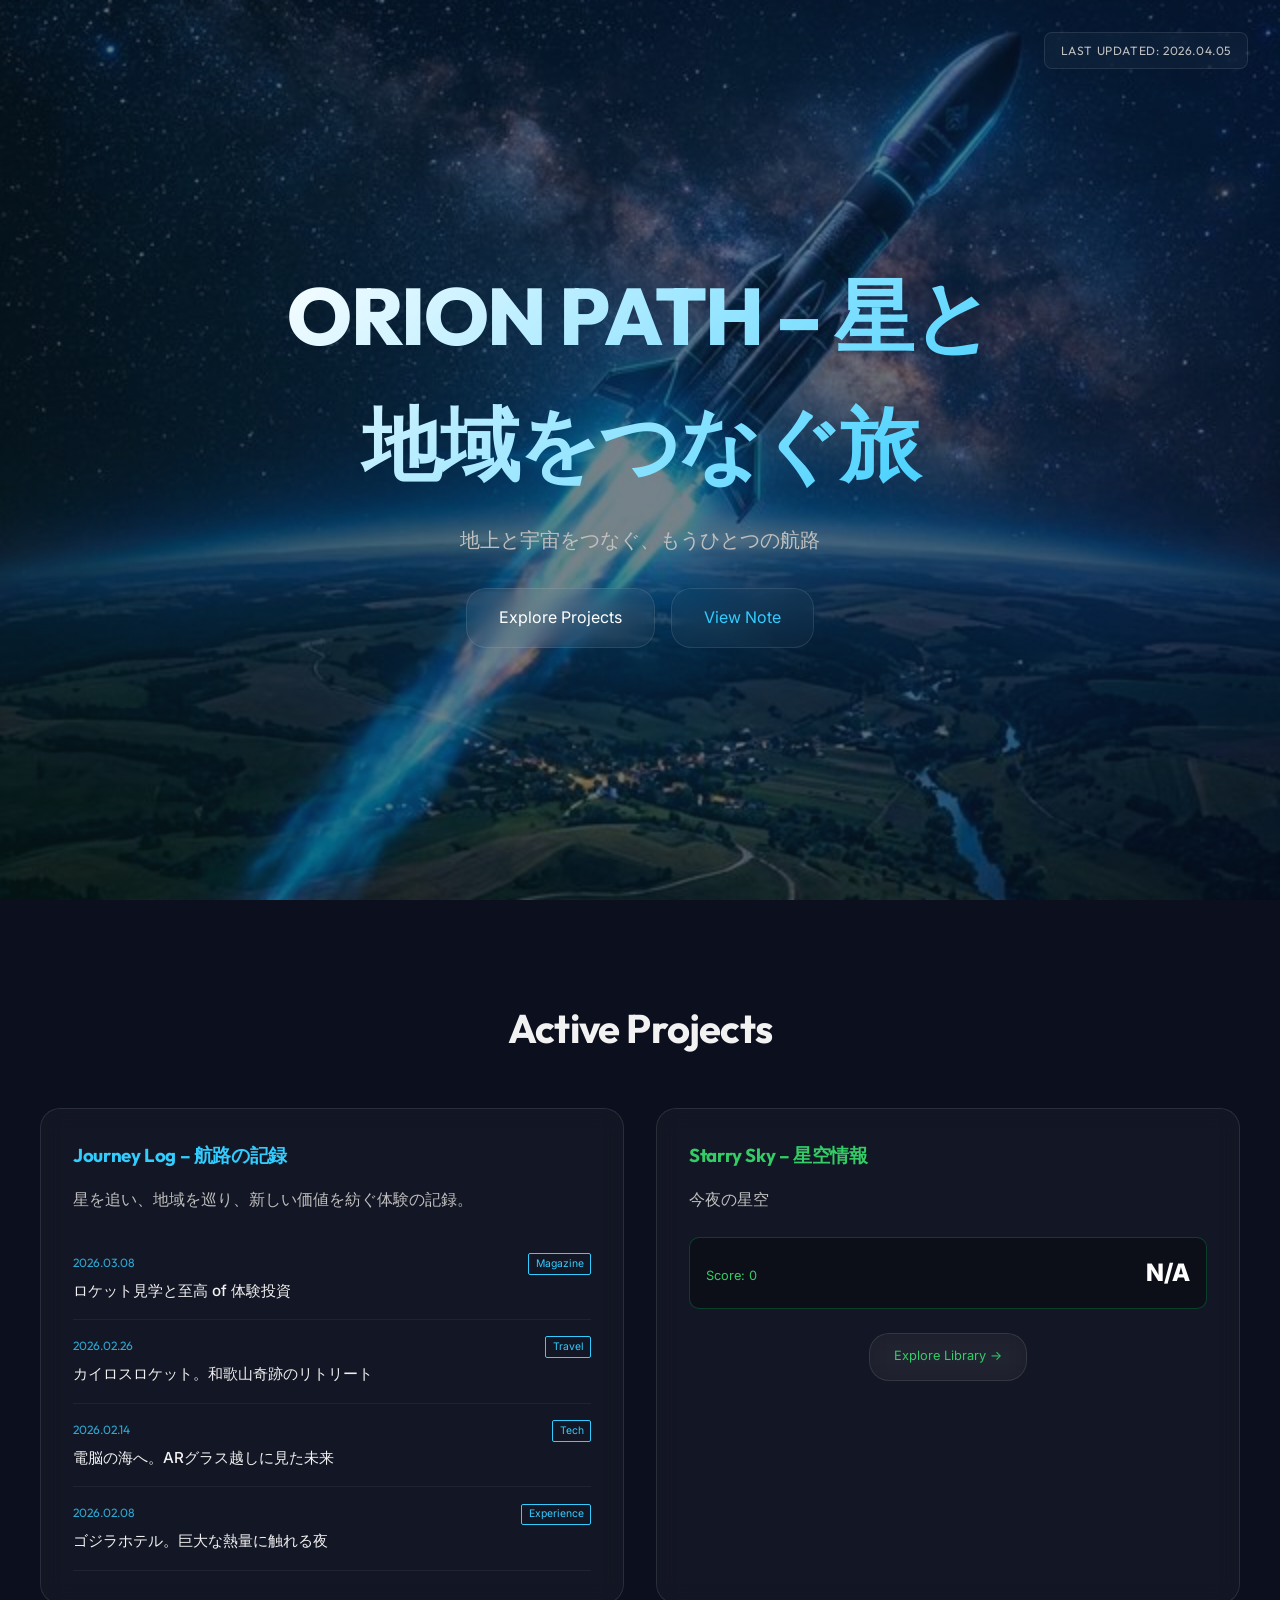
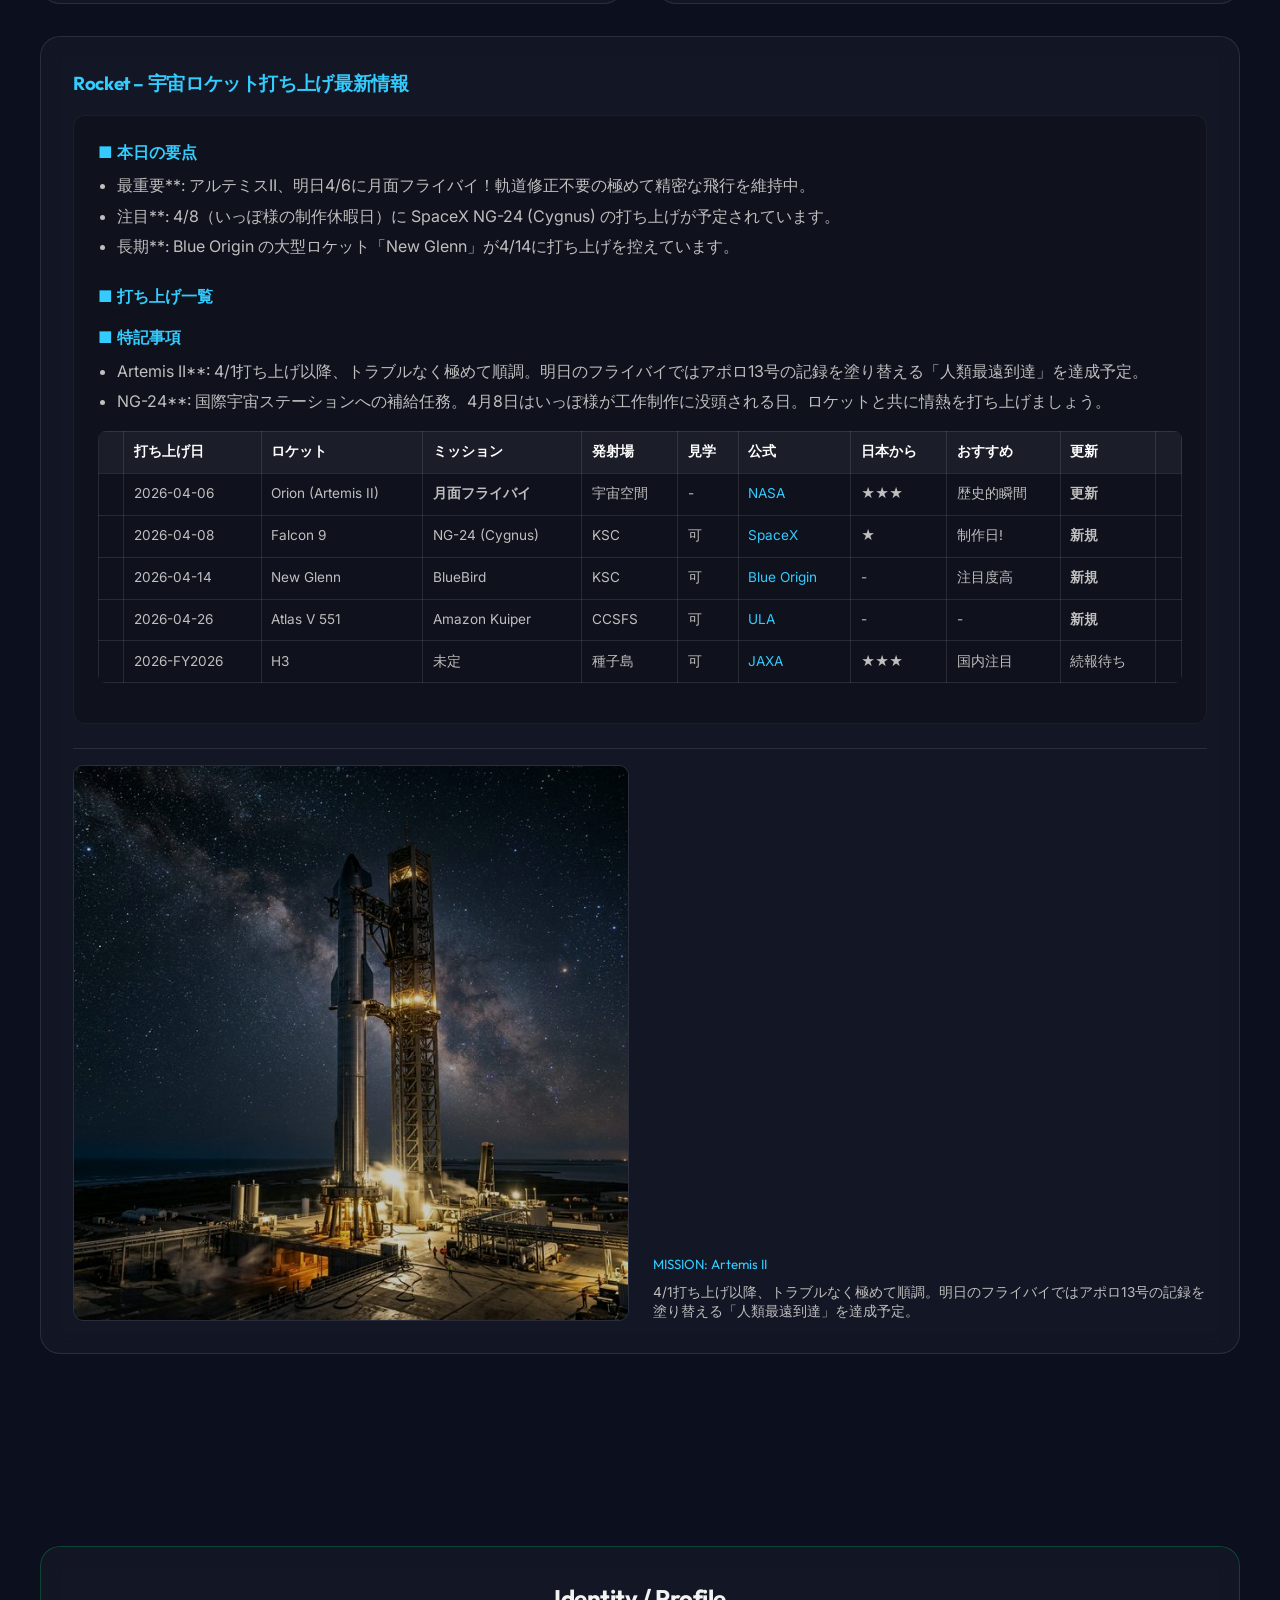
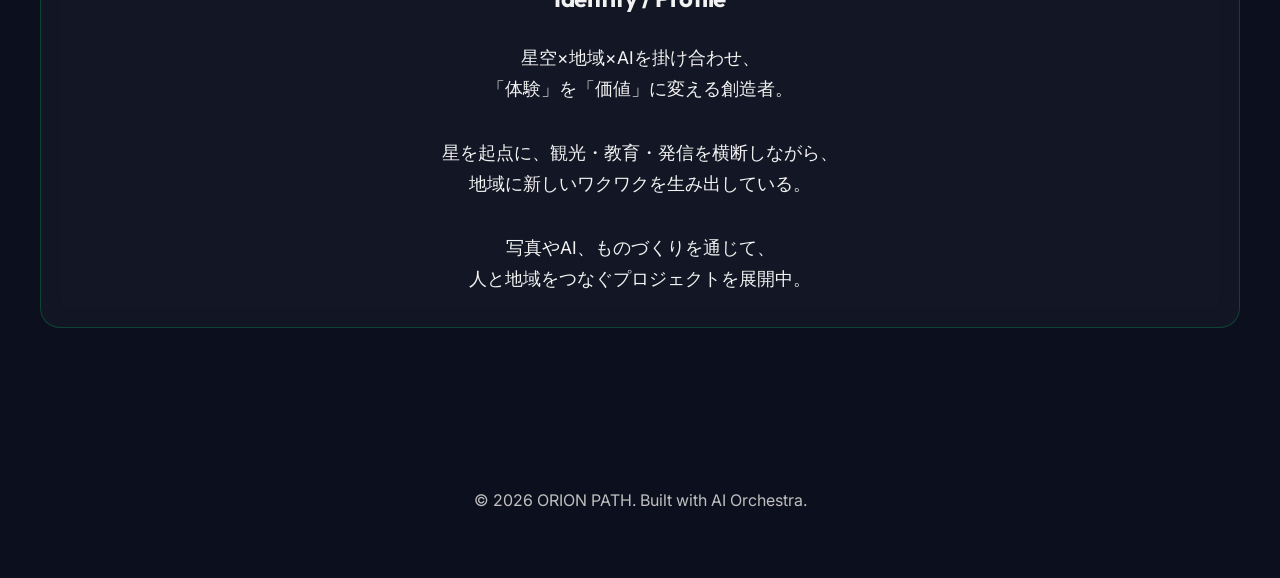
<file: index.html>
<!DOCTYPE html>
<html lang="ja">
<head>
    <meta charset="UTF-8">
    <meta name="viewport" content="width=device-width, initial-scale=1.0">
    <title>ORION PATH | 星と地域をつなぐ旅</title>
    <link rel="preconnect" href="https://fonts.googleapis.com">
    <link rel="preconnect" href="https://fonts.gstatic.com" crossorigin>
    <link href="https://fonts.googleapis.com/css2?family=Inter:wght@400;500;600&family=Outfit:wght@700;800&display=swap" rel="stylesheet">
    <link rel="stylesheet" href="src/style.css">
</head>
<body>
    <header class="hero">
        <div class="hero-bg"></div>
        <div id="last-updated" class="update-badge">Loading...</div>
        <div class="hero-content container fade-in">
            <h1>ORION PATH – 星と地域をつなぐ旅</h1>
            <p>地上と宇宙をつなぐ、もうひとつの航路</p>
            <div style="display: flex; gap: 1rem; justify-content: center;">
                <a href="#projects" class="glass" style="padding: 1rem 2rem; color: #fff; text-decoration: none;">Explore Projects</a>
                <a href="https://note.com/next_ipo" target="_blank" class="glass" style="padding: 1rem 2rem; color: var(--accent-blue); text-decoration: none;">View Note</a>
            </div>
        </div>
    </header>

    <main class="container section" id="projects">
        <h2 style="margin-bottom: 3rem; font-size: 2.5rem; text-align: center;">Active Projects</h2>
        <div class="grid">
            <div class="card glass">
                <h3 style="color: var(--accent-blue); margin-bottom: 1rem;">Journey Log – 航路の記録</h3>
                <p style="color: var(--text-secondary); margin-bottom: 1.5rem;">星を追い、地域を巡り、新しい価値を紡ぐ体験の記録。</p>
                <div id="note-list">
                    <!-- Dynamic Note List -->
                </div>
            </div>
            <div class="card glass">
                <h3 style="color: var(--accent-green); margin-bottom: 1rem;">Starry Sky – 星空情報</h3>
                <p style="color: var(--text-secondary); margin-bottom: 1.5rem;">今夜の星空</p>
                <div style="background: rgba(0,0,0,0.3); padding: 1rem; border-radius: 10px; border: 1px solid rgba(0, 255, 120, 0.2);">
                    <div style="display: flex; justify-content: space-between; align-items: baseline;">
                        <span style="font-size: 0.8rem; color: var(--accent-green);">Score: <span id="star-score">--</span></span>
                        <span id="star-rank" style="font-size: 1.5rem; font-weight: 800; color: #fff;">-</span>
                    </div>
                </div>
                <div style="margin-top: 1.5rem; text-align: center;">
                    <a href="library.html" class="glass" style="padding: 0.8rem 1.5rem; color: var(--accent-green); text-decoration: none; font-size: 0.8rem; display: inline-block;">Explore Library →</a>
                </div>
            </div>
            <div class="card glass" style="grid-column: span 2;">
                <h3 style="color: var(--accent-blue); margin-bottom: 1rem;">Rocket – 宇宙ロケット打ち上げ最新情報</h3>
                <div id="rocket-report" class="report-content">
                    <!-- Dynamic Full Report -->
                    <p style="color: var(--text-secondary);">Loading intelligence report...</p>
                </div>
                <div style="display: flex; gap: 1.5rem; margin-top: 1.5rem; align-items: flex-end; border-top: 1px solid rgba(255,255,255,0.1); padding-top: 1rem;">
                    <div style="flex: 1; overflow: hidden; border-radius: 10px; border: 1px solid rgba(255,255,255,0.1);">
                        <img src="public/rocket_launch_pad.png" alt="Rocket" style="width: 100%; display: block; filter: brightness(0.8);">
                    </div>
                    <div style="flex: 1;">
                        <small style="color: var(--accent-blue); font-family: var(--font-main); display: block; margin-bottom: 0.5rem;">MISSION: Artemis II</small>
                        <div id="rocket-status-summary" style="font-size: 0.85rem; color: var(--text-secondary); line-height: 1.4;">
                            <!-- Brief Status -->
                        </div>
                    </div>
                </div>
            </div>
        </div>
    </main>

    <section class="container section">
        <div class="glass card" style="text-align: center; border-color: rgba(0, 255, 120, 0.2);">
            <h2 style="margin-bottom: 1.5rem;">Identity / Profile</h2>
            <p style="font-size: 1.1rem; line-height: 1.8;">
               星空×地域×AIを掛け合わせ、<br>
               「体験」を「価値」に変える創造者。<br><br>
               星を起点に、観光・教育・発信を横断しながら、<br>
               地域に新しいワクワクを生み出している。<br><br>
               写真やAI、ものづくりを通じて、<br>
               人と地域をつなぐプロジェクトを展開中。
            </p>
        </div>
    </section>

    <footer style="text-align: center; padding: 4rem 0; color: var(--text-secondary);">
        <p>&copy; 2026 ORION PATH. Built with AI Orchestra.</p>
    </footer>

    <script src="src/main.js"></script>
</body>
</html>
</file>
<file: src/style.css>
:root {
  --bg-deep: hsl(230, 40%, 8%);
  --bg-card: rgba(20, 25, 40, 0.6);
  --accent-blue: hsl(195, 100%, 60%);
  --accent-green: hsl(140, 60%, 50%);
  --text-primary: hsl(0, 0%, 95%);
  --text-secondary: hsl(0, 0%, 75%);
  --glass: rgba(255, 255, 255, 0.03);
  --glass-border: rgba(255, 255, 255, 0.1);
  --shadow-glow: 0 0 20px rgba(0, 150, 255, 0.2);
  --font-main: 'Outfit', sans-serif;
  --font-body: 'Inter', sans-serif;
}

* {
  margin: 0;
  padding: 0;
  box-sizing: border-box;
}

body {
  background-color: var(--bg-deep);
  color: var(--text-primary);
  font-family: var(--font-body);
  line-height: 1.6;
  overflow-x: hidden;
}

h1, h2, h3 {
  font-family: var(--font-main);
  letter-spacing: -0.02em;
}

/* Glassmorphism Utility */
.glass {
  background: var(--glass);
  backdrop-filter: blur(12px);
  -webkit-backdrop-filter: blur(12px);
  border: 1px solid var(--glass-border);
  border-radius: 20px;
}

/* Layout */
.container {
  max-width: 1200px;
  margin: 0 auto;
  padding: 0 2rem;
}

/* Hero Section */
.hero {
  position: relative;
  min-height: 100vh;
  display: flex;
  align-items: center;
  justify-content: center;
  background: radial-gradient(circle at top right, rgba(0, 110, 255, 0.1), transparent),
              radial-gradient(circle at bottom left, rgba(0, 255, 120, 0.05), transparent);
  overflow: hidden;
}

.update-badge {
    position: absolute;
    top: 2rem;
    right: 2rem;
    padding: 0.5rem 1rem;
    background: var(--glass);
    backdrop-filter: blur(8px);
    -webkit-backdrop-filter: blur(8px);
    border: 1px solid var(--glass-border);
    border-radius: 8px;
    font-size: 0.75rem;
    color: var(--text-secondary);
    font-family: var(--font-main);
    letter-spacing: 0.05em;
    z-index: 10;
    pointer-events: none;
    text-transform: uppercase;
}

.hero-bg {
  position: absolute;
  top: 0;
  left: 0;
  width: 100%;
  height: 100%;
  background: url('../public/hero_rocket_starry_sky.png') center/cover no-repeat;
  opacity: 0.6;
  z-index: -1;
  filter: saturate(1.2) brightness(0.8);
}

.hero-content {
  text-align: center;
  max-width: 800px;
  z-index: 1;
}

.hero h1 {
  font-size: clamp(3rem, 8vw, 5rem);
  font-weight: 800;
  background: linear-gradient(135deg, #fff, var(--accent-blue));
  -webkit-background-clip: text;
  background-clip: text;
  -webkit-text-fill-color: transparent;
  margin-bottom: 1rem;
}

.hero p {
  font-size: 1.25rem;
  color: var(--text-secondary);
  margin-bottom: 2rem;
}

/* Dashboard Section */
.section {
  padding: 6rem 0;
}

.grid {
  display: grid;
  grid-template-columns: repeat(auto-fit, minmax(300px, 1fr));
  gap: 2rem;
}

.card {
  padding: 2rem;
  transition: transform 0.3s ease, box-shadow 0.3s ease;
}

.card:hover {
  transform: translateY(-10px);
  box-shadow: var(--shadow-glow);
}

/* Animations */
@keyframes fadeIn {
  from { opacity: 0; transform: translateY(20px); }
  to { opacity: 1; transform: translateY(0); }
}


.note-item:hover {
  background: rgba(255, 255, 255, 0.03);
  padding-left: 0.5rem !important;
  color: var(--accent-blue) !important;
}

.note-item:hover span {
  opacity: 1 !important;
}

/* Report Content Styles */
.report-content {
    background: rgba(0, 0, 0, 0.2);
    border-radius: 12px;
    padding: 1.5rem;
    border: 1px solid rgba(255, 255, 255, 0.05);
}

.report-content table {
    margin-top: 1rem;
    border-radius: 8px;
    overflow: hidden;
}

.report-content th, .report-content td {
    border-bottom: 1px solid rgba(255, 255, 255, 0.1);
}

.report-content h4:first-child {
    margin-top: 0 !important;
}

@media (max-width: 768px) {
    .card {
        grid-column: span 1 !important;
    }
}
/* Library Specific Styles */
.library-hero {
    padding: 8rem 0 4rem;
    text-align: center;
    background: radial-gradient(circle at center, rgba(0, 150, 255, 0.1), transparent);
}

.filter-bar {
    display: flex;
    gap: 1rem;
    margin-bottom: 2rem;
    flex-wrap: wrap;
    justify-content: center;
}

.filter-btn {
    padding: 0.5rem 1.5rem;
    border-radius: 30px;
    background: var(--glass);
    border: 1px solid var(--glass-border);
    color: var(--text-secondary);
    cursor: pointer;
    transition: all 0.3s ease;
    font-size: 0.9rem;
}

.filter-btn.active, .filter-btn:hover {
    background: var(--accent-blue);
    color: #fff;
    border-color: var(--accent-blue);
    box-shadow: 0 0 15px rgba(0, 150, 255, 0.4);
}

.gallery-grid {
    display: grid;
    grid-template-columns: repeat(auto-fill, minmax(200px, 1fr));
    gap: 1.5rem;
    margin-bottom: 4rem;
}

.celestial-card {
    position: relative;
    aspect-ratio: 1;
    overflow: hidden;
    cursor: pointer;
}

.celestial-card img {
    width: 100%;
    height: 100%;
    object-fit: cover;
    transition: transform 0.5s ease;
}

.celestial-card:hover img {
    transform: scale(1.1);
}

.celestial-info {
    position: absolute;
    bottom: 0;
    left: 0;
    width: 100%;
    padding: 1rem;
    background: linear-gradient(transparent, rgba(0,0,0,0.8));
    transform: translateY(100%);
    transition: transform 0.3s ease;
}

.celestial-card:hover .celestial-info {
    transform: translateY(0);
}

/* Timeline */
.timeline {
    position: relative;
    padding-left: 2rem;
    border-left: 2px solid var(--glass-border);
    margin: 2rem 0;
}

.timeline-item {
    position: relative;
    margin-bottom: 2rem;
}

.timeline-item::before {
    content: '';
    position: absolute;
    left: calc(-2rem - 6px);
    top: 5px;
    width: 10px;
    height: 10px;
    border-radius: 50%;
    background: var(--accent-blue);
    box-shadow: 0 0 10px var(--accent-blue);
}

/* Tabs */
.tabs {
    display: flex;
    gap: 1rem;
    border-bottom: 1px solid var(--glass-border);
    margin-bottom: 2rem;
}

.tab-btn {
    padding: 1rem 2rem;
    background: none;
    border: none;
    color: var(--text-secondary);
    cursor: pointer;
    font-family: var(--font-main);
    transition: all 0.3s ease;
}

.tab-btn.active {
    color: var(--accent-green);
    border-bottom: 2px solid var(--accent-green);
}

/* App Grid */
.app-grid {
    display: grid;
    grid-template-columns: repeat(auto-fit, minmax(250px, 1fr));
    gap: 1.5rem;
}

.app-card {
    display: flex;
    flex-direction: column;
    height: 100%;
}

.app-card a {
    margin-top: auto;
    text-align: center;
    text-decoration: none;
}
</file>
